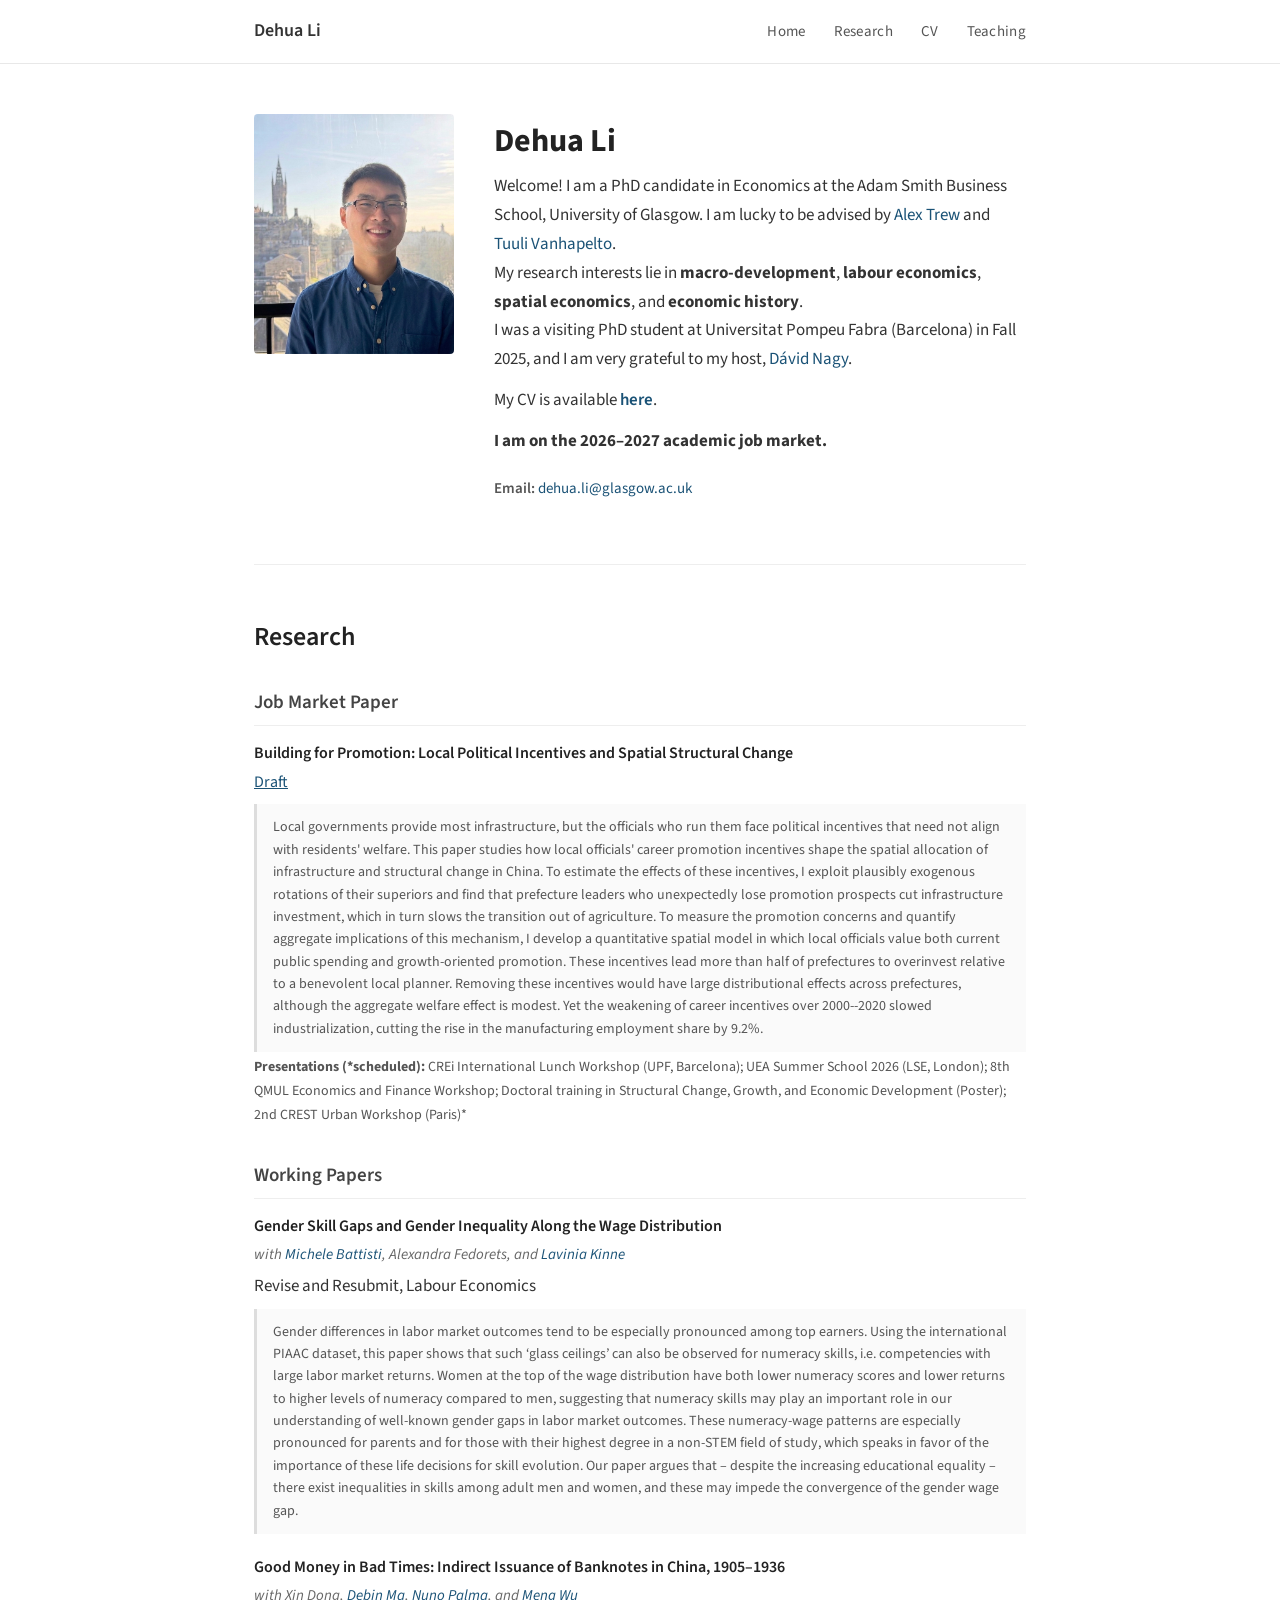
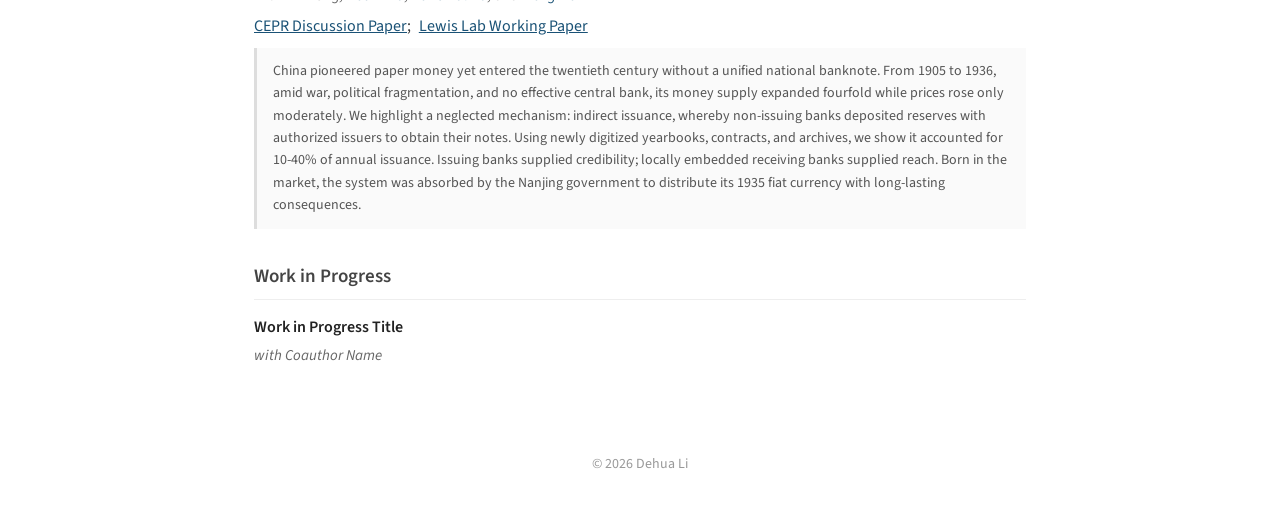
<file: index.html>
<!DOCTYPE html>
<html lang="en">
<head>
    <meta charset="UTF-8">
    <meta name="viewport" content="width=device-width, initial-scale=1.0">
    <title>Dehua Li | Economics PhD Candidate, University of Glasgow</title>
    <meta name="description" content="Dehua Li is a PhD candidate in Economics at the University of Glasgow. Research interests: macro-development, labour economics, quantitative spatial economics, and economic history.">
    <meta name="keywords" content="Dehua Li, economics, PhD, University of Glasgow, macro-development, labour economics, quantitative spatial economics, economic history">
    <link rel="canonical" href="https://dehua-li.github.io/">
    <link rel="stylesheet" href="style.css?v=6">
    <link rel="preconnect" href="https://fonts.googleapis.com">
    <link rel="preconnect" href="https://fonts.gstatic.com" crossorigin>
    <link href="https://fonts.googleapis.com/css2?family=Source+Sans+3:ital,wght@0,300;0,400;0,600;0,700;1,400&display=swap" rel="stylesheet">
</head>
<body>
    <header>
        <nav>
            <div class="nav-name"><a href="#home">Dehua Li</a></div>
            <div class="nav-links">
                <a href="#home">Home</a>
                <a href="research.html">Research</a>
                <a href="Dehua_CV.pdf" target="_blank" rel="noopener noreferrer">CV</a>
                <a href="teaching.html">Teaching</a>
            </div>
        </nav>
    </header>

    <main>
        <!-- About Section -->
        <section id="home" class="section">
            <div class="about-container">
                <div class="about-photo">
                    <img src="photo.jpg" alt="Dehua Li">
                </div>
                <div class="about-text">
                    <h1>Dehua Li</h1>
                    <!-- <p class="affiliation">PhD Candidate in Economics<br>University of Glasgow</p> -->
                    <p>
                        Welcome! I am a PhD candidate in Economics at the Adam Smith Business School, University of Glasgow.
                        I am lucky to be advised by <a href="https://www.alextrew.net/" target="_blank" rel="noopener noreferrer">Alex Trew</a> and  <a href="https://tuuli-v.github.io/" target="_blank" rel="noopener noreferrer">Tuuli Vanhapelto</a>.
                        <br>
                        My research interests lie in <strong>macro-development</strong>, <strong>labour economics</strong>,
                        <strong>spatial economics</strong>, and <strong>economic history</strong>.
                        <br>
                        I was a visiting PhD student at Universitat Pompeu Fabra (Barcelona) in Fall 2025, and I am very grateful to my host, <a href="https://sites.google.com/view/davidknagy" target="_blank" rel="noopener noreferrer">Dávid Nagy</a>.
                        <br>
                    </p>
                    <p>
                        My CV is available <a href="Dehua_CV.pdf" class="cv-link" target="_blank" rel="noopener noreferrer">here</a>.
                    </p>
                    <p>
                        <strong>I am on the 2026–2027 academic job market.</strong>
                    </p>
                    <div class="contact-info">
                        <p>
                            <span class="contact-label">Email:</span>
                            <a href="mailto:dehua.li@glasgow.ac.uk">dehua.li@glasgow.ac.uk</a>
                        </p>
                    </div>
                </div>
            </div>
        </section>

        <!-- Research Section -->
        <section id="research" class="section">
            <h2><a href="research.html">Research</a></h2>

            <div class="research-category">
                <h3>Job Market Paper</h3>
                <div class="paper">
                    <p class="paper-title">Building for Promotion: Local Political Incentives and Spatial Structural Change</p>
                     <p class="paper-links">
                        <a href="Dehua_JMP.pdf" target="_blank" rel="noopener noreferrer">Draft</a>
                    </p>
                    <p class="paper-abstract">
                        <span class="abstract-text">
                            Local governments provide most infrastructure, but the officials who run them face political incentives
that need not align with residents' welfare.
This paper studies how local officials' career promotion incentives shape the spatial allocation
of infrastructure and structural change in China. 
To estimate the effects of these incentives, I exploit plausibly exogenous rotations
of their superiors and find
that prefecture leaders who unexpectedly lose promotion prospects cut infrastructure investment, which in turn slows the
transition out of agriculture. To measure the promotion concerns and
quantify aggregate implications of this mechanism, 
I develop a quantitative spatial model in which local officials
value both current public spending and growth-oriented promotion. 
These incentives lead more than half of prefectures to overinvest relative to a benevolent local planner. 
Removing these incentives would have large distributional effects across prefectures, 
although the aggregate welfare effect is modest. 
Yet the weakening of career incentives over 2000--2020 slowed industrialization, cutting the rise 
in the manufacturing employment share by 9.2%.
                        </span>
                    </p>
                   
                    <p class="paper-presentations"><strong>Presentations (*scheduled):</strong> CREi International Lunch Workshop (UPF, Barcelona); UEA Summer School 2026 (LSE, London); 8th QMUL Economics and Finance Workshop;
                    Doctoral training in Structural Change, Growth, and Economic Development (Poster); 2nd CREST Urban Workshop (Paris)*
                    </p>
                </div>
            </div>

            <div class="research-category">
                <h3>Working Papers</h3>


                <div class="paper">                    
                    <p class="paper-title">Gender Skill Gaps and Gender Inequality Along the Wage Distribution</p>
                    <p class="paper-coauthors">with <a href="https://michelebattisti.wordpress.com/" target="_blank" rel="noopener noreferrer">Michele Battisti</a>, Alexandra Fedorets, and <a href="https://sites.google.com/view/laviniakinne" target="_blank" rel="noopener noreferrer">Lavinia Kinne</a></p>
                    <p class="paper-venue">Revise and Resubmit, Labour Economics</p>
                    <p class="paper-abstract">
                        <span class="abstract-text">
                            Gender differences in labor market outcomes tend to be especially pronounced among top earners. Using the international PIAAC dataset, this paper shows that such ‘glass ceilings’ can also be observed for numeracy skills, i.e. competencies with large labor market returns. Women at the top of the wage distribution have both lower numeracy scores and lower returns to higher levels of numeracy compared to men, suggesting that numeracy skills may play an important role in our understanding of well-known gender gaps in labor market outcomes. These numeracy-wage patterns are especially pronounced for parents and for those with their highest degree in a non-STEM field of study, which speaks in favor of the importance of these life decisions for skill evolution. Our paper argues that – despite the increasing educational equality – there exist inequalities in skills among adult men and women, and these may impede the convergence of the gender wage gap.
                        </span>
                    </p>
                </div>
                <div class="paper">
                    <p class="paper-title">Good Money in Bad Times: Indirect Issuance of Banknotes in China, 1905–1936</p>
                    <p class="paper-coauthors">with Xin Dong, <a href="https://www.econhistdbm.com/" target="_blank" rel="noopener noreferrer">Debin Ma</a>, <a href="https://sites.google.com/site/npgpalma/home?authuser=0" target="_blank" rel="noopener noreferrer">Nuno Palma</a>, and <a href="https://sites.google.com/view/economic-history-mengwu/home?authuser=0" target="_blank" rel="noopener noreferrer">Meng Wu</a></p>
                    <p class="paper-links">
                        <a href="https://cepr.org/publications/dp22222/DP22222.pdf" target="_blank" rel="noopener noreferrer">CEPR Discussion Paper</a>;
                        <a href="https://documents.manchester.ac.uk/display.aspx?DocID=81355" target="_blank" rel="noopener noreferrer">Lewis Lab Working Paper</a>
                    </p>
                     <p class="paper-abstract">
                        <span class="abstract-text">
            China pioneered paper money yet entered the twentieth century without a unified national banknote. 
            From 1905 to 1936, amid war, political fragmentation, and no effective central bank, its money supply expanded fourfold while prices rose only moderately. 
            We highlight a neglected mechanism: indirect issuance, whereby non-issuing banks deposited reserves with authorized issuers to obtain their notes. 
            Using newly digitized yearbooks, contracts, and archives, we show it accounted for 10-40% of annual issuance. 
            Issuing banks supplied credibility; locally embedded receiving banks supplied reach. 
            Born in the market, the system was absorbed by the Nanjing government to distribute its 1935 fiat currency with long-lasting consequences.                        </span>
                    </p>
                </div>

            </div>

            <div class="research-category">
                <h3>Work in Progress</h3>
                <div class="paper">
                    <p class="paper-title">Work in Progress Title</p>
                    <p class="paper-coauthors">with Coauthor Name</p>
                </div>
            </div>
        </section>

        <!-- CV Section -->
        <!-- <section id="cv" class="section">
            <h2>CV</h2>
            <p>
                Download my CV <a href="Dehua_Li_CV.pdf" class="cv-link" target="_blank" rel="noopener noreferrer">here (PDF)</a>.
            </p>
        </section> -->
    </main>

    <footer>
        <p>&copy; 2026 Dehua Li</p>
    </footer>
</body>
</html>
</file>
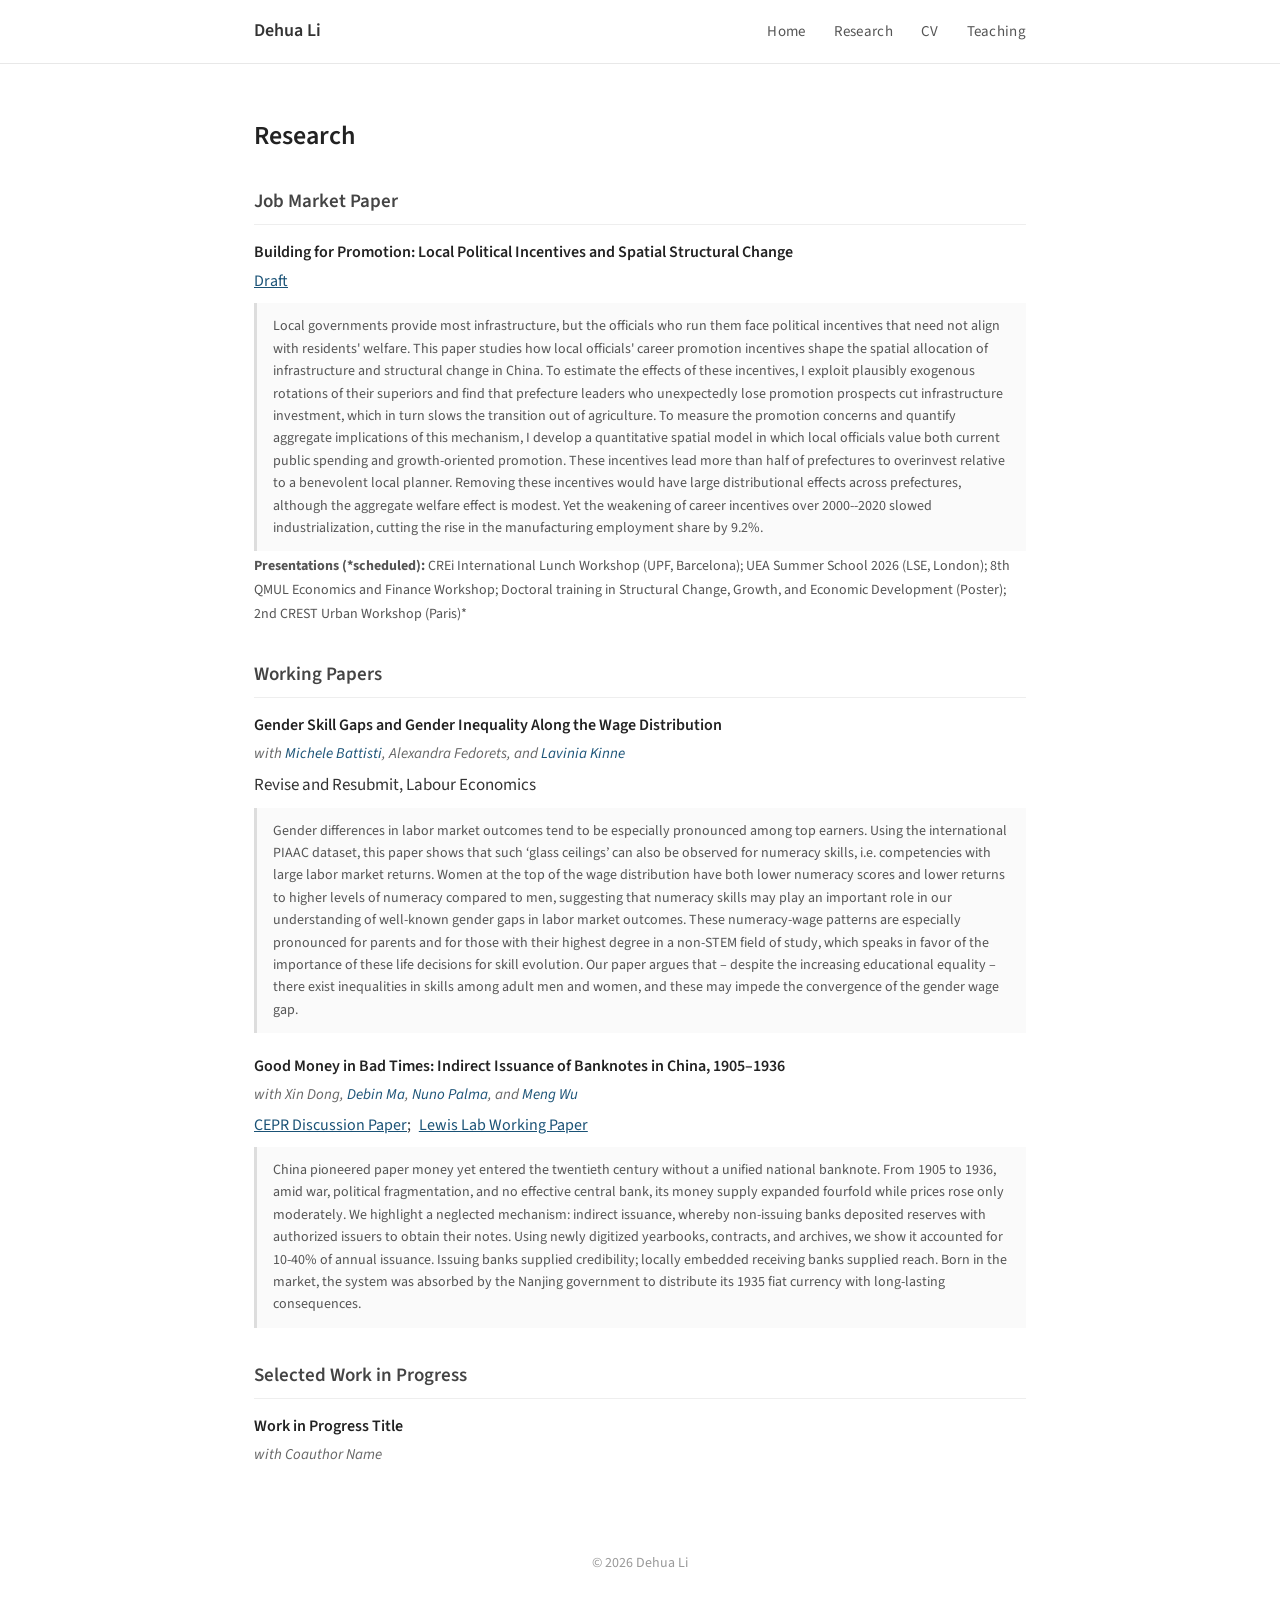
<file: research.html>
<!DOCTYPE html>
<html lang="en">
<head>
    <meta charset="UTF-8">
    <meta name="viewport" content="width=device-width, initial-scale=1.0">
    <title>Research - Dehua Li | University of Glasgow</title>
    <meta name="description" content="Research by Dehua Li, PhD candidate in Economics at the University of Glasgow: job market paper, working papers, and work in progress.">
    <link rel="canonical" href="https://dehua-li.github.io/research.html">
    <link rel="stylesheet" href="style.css?v=6">
    <link rel="preconnect" href="https://fonts.googleapis.com">
    <link rel="preconnect" href="https://fonts.gstatic.com" crossorigin>
    <link href="https://fonts.googleapis.com/css2?family=Source+Sans+3:ital,wght@0,300;0,400;0,600;0,700;1,400&display=swap" rel="stylesheet">
</head>
<body>
    <header>
        <nav>
            <div class="nav-name"><a href="index.html">Dehua Li</a></div>
            <div class="nav-links">
                <a href="index.html#home">Home</a>
                <a href="research.html">Research</a>
                <a href="Dehua_CV.pdf" target="_blank" rel="noopener noreferrer">CV</a>
                <a href="teaching.html">Teaching</a>
            </div>
        </nav>
    </header>

    <main>
        <section class="section">
            <h2>Research</h2>

            <div class="research-category">
                <h3>Job Market Paper</h3>
                <div class="paper">
                    <p class="paper-title">Building for Promotion: Local Political Incentives and Spatial Structural Change</p>
                     <p class="paper-links">
                        <a href="Dehua_JMP.pdf" target="_blank" rel="noopener noreferrer">Draft</a>
                    </p>
                    <p class="paper-abstract">
                        <span class="abstract-text">
                            Local governments provide most infrastructure, but the officials who run them face political incentives
that need not align with residents' welfare.
This paper studies how local officials' career promotion incentives shape the spatial allocation
of infrastructure and structural change in China. 
To estimate the effects of these incentives, I exploit plausibly exogenous rotations
of their superiors and find
that prefecture leaders who unexpectedly lose promotion prospects cut infrastructure investment, which in turn slows the
transition out of agriculture. To measure the promotion concerns and
quantify aggregate implications of this mechanism, 
I develop a quantitative spatial model in which local officials
value both current public spending and growth-oriented promotion. 
These incentives lead more than half
of prefectures to overinvest relative to a benevolent local planner. 
Removing these incentives would have large distributional effects across prefectures, 
although the aggregate welfare effect is modest. 
Yet the weakening of career incentives over 2000--2020 slowed industrialization, cutting the rise 
in the manufacturing employment share by 9.2%.
                        </span>
                    </p>
                   
                    <p class="paper-presentations"><strong>Presentations (*scheduled):</strong> CREi International Lunch Workshop (UPF, Barcelona); UEA Summer School 2026 (LSE, London); 8th QMUL Economics and Finance Workshop;
                    Doctoral training in Structural Change, Growth, and Economic Development (Poster); 2nd CREST Urban Workshop (Paris)*
                    </p>
                </div>
            </div>

            <div class="research-category">
                <h3>Working Papers</h3>


                <div class="paper">                    
                    <p class="paper-title">Gender Skill Gaps and Gender Inequality Along the Wage Distribution</p>
                    <p class="paper-coauthors">with <a href="https://michelebattisti.wordpress.com/" target="_blank" rel="noopener noreferrer">Michele Battisti</a>, Alexandra Fedorets, and <a href="https://sites.google.com/view/laviniakinne" target="_blank" rel="noopener noreferrer">Lavinia Kinne</a></p>
                    <p class="paper-venue">Revise and Resubmit, Labour Economics</p>
                    <p class="paper-abstract">
                        <span class="abstract-text">
                            Gender differences in labor market outcomes tend to be especially pronounced among top earners. Using the international PIAAC dataset, this paper shows that such ‘glass ceilings’ can also be observed for numeracy skills, i.e. competencies with large labor market returns. Women at the top of the wage distribution have both lower numeracy scores and lower returns to higher levels of numeracy compared to men, suggesting that numeracy skills may play an important role in our understanding of well-known gender gaps in labor market outcomes. These numeracy-wage patterns are especially pronounced for parents and for those with their highest degree in a non-STEM field of study, which speaks in favor of the importance of these life decisions for skill evolution. Our paper argues that – despite the increasing educational equality – there exist inequalities in skills among adult men and women, and these may impede the convergence of the gender wage gap.
                        </span>
                    </p>
                </div>
                <div class="paper">
                    <p class="paper-title">Good Money in Bad Times: Indirect Issuance of Banknotes in China, 1905–1936</p>
                    <p class="paper-coauthors">with Xin Dong, <a href="https://www.econhistdbm.com/" target="_blank" rel="noopener noreferrer">Debin Ma</a>, <a href="https://sites.google.com/site/npgpalma/home?authuser=0" target="_blank" rel="noopener noreferrer">Nuno Palma</a>, and <a href="https://sites.google.com/view/economic-history-mengwu/home?authuser=0" target="_blank" rel="noopener noreferrer">Meng Wu</a></p>
                    <p class="paper-links">
                        <a href="https://cepr.org/publications/dp22222/DP22222.pdf" target="_blank" rel="noopener noreferrer">CEPR Discussion Paper</a>;
                        <a href="https://documents.manchester.ac.uk/display.aspx?DocID=81355" target="_blank" rel="noopener noreferrer">Lewis Lab Working Paper</a>
                    </p>
                     <p class="paper-abstract">
                        <span class="abstract-text">
            China pioneered paper money yet entered the twentieth century without a unified national banknote. 
            From 1905 to 1936, amid war, political fragmentation, and no effective central bank, its money supply expanded fourfold while prices rose only moderately. 
            We highlight a neglected mechanism: indirect issuance, whereby non-issuing banks deposited reserves with authorized issuers to obtain their notes. 
            Using newly digitized yearbooks, contracts, and archives, we show it accounted for 10-40% of annual issuance. 
            Issuing banks supplied credibility; locally embedded receiving banks supplied reach. 
            Born in the market, the system was absorbed by the Nanjing government to distribute its 1935 fiat currency with long-lasting consequences.                        </span>
                        </span>
                    </p>
                </div>

            </div>

            <div class="research-category">
                <h3>Selected Work in Progress</h3>
                <div class="paper">
                    <p class="paper-title">Work in Progress Title</p>
                    <p class="paper-coauthors">with Coauthor Name</p>
                </div>
            </div>
        </section>
    </main>

    <footer>
        <p>&copy; 2026 Dehua Li</p>
    </footer>
</body>
</html>
</file>
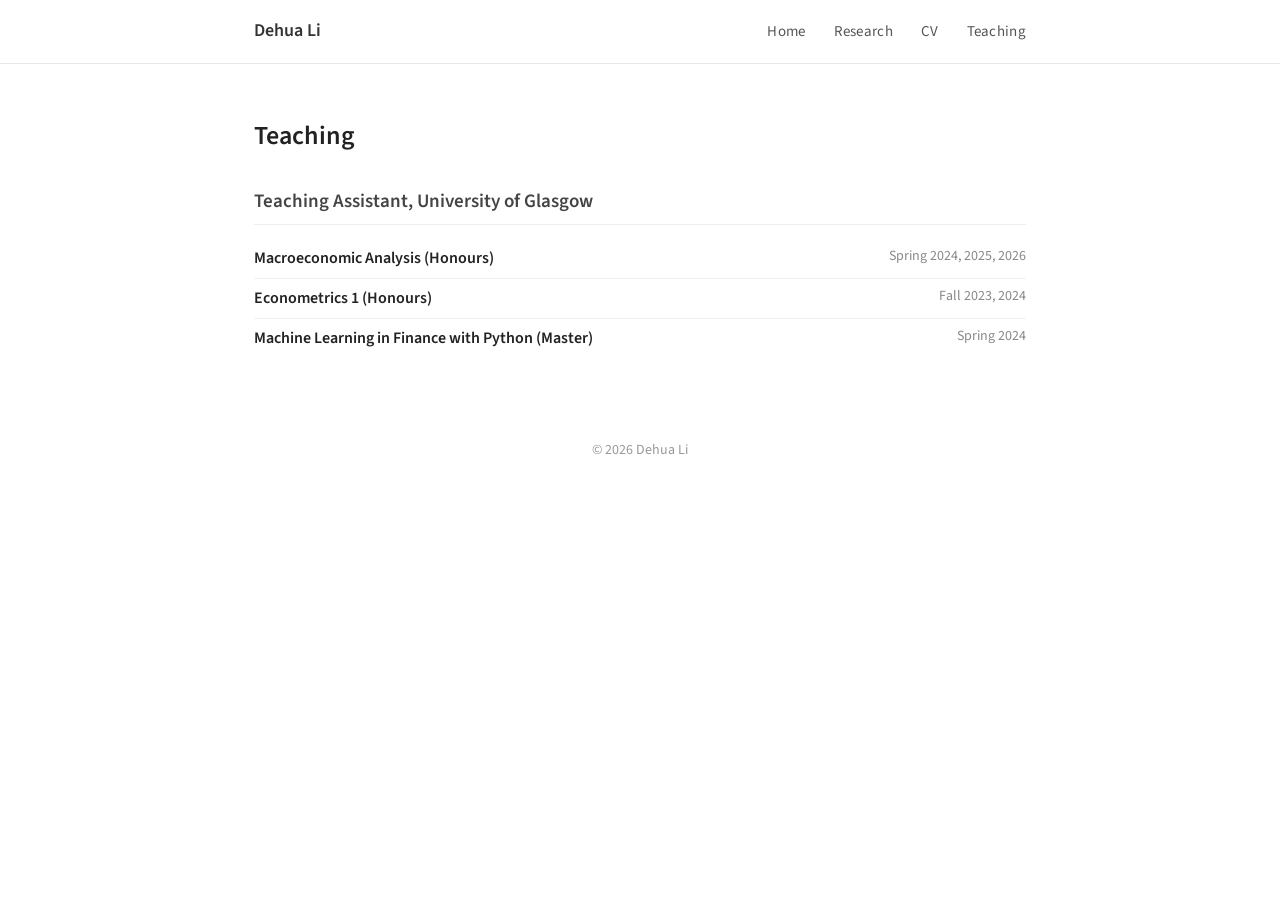
<file: teaching.html>
<!DOCTYPE html>
<html lang="en">
<head>
    <meta charset="UTF-8">
    <meta name="viewport" content="width=device-width, initial-scale=1.0">
    <title>Teaching - Dehua Li | University of Glasgow</title>
    <meta name="description" content="Teaching experience of Dehua Li at the University of Glasgow, including Macroeconomics Analysis, Econometrics, and Machine Learning in Finance.">
    <link rel="canonical" href="https://dehua-li.github.io/teaching.html">
    <link rel="stylesheet" href="style.css?v=6">
    <link rel="preconnect" href="https://fonts.googleapis.com">
    <link rel="preconnect" href="https://fonts.gstatic.com" crossorigin>
    <link href="https://fonts.googleapis.com/css2?family=Source+Sans+3:ital,wght@0,300;0,400;0,600;0,700;1,400&display=swap" rel="stylesheet">
</head>
<body>
    <header>
        <nav>
            <div class="nav-name"><a href="index.html">Dehua Li</a></div>
            <div class="nav-links">
                <a href="index.html#home">Home</a>
                <a href="research.html">Research</a>
                <a href="Dehua_CV.pdf" target="_blank" rel="noopener noreferrer">CV</a>
                <a href="teaching.html">Teaching</a>
            </div>
        </nav>
    </header>

    <main>
        <section class="section">
            <h2>Teaching</h2>

            <div class="teaching-category">
                <h3>Teaching Assistant, University of Glasgow</h3>
                <ul class="teaching-list">
                    <li>
                        <span class="course-name">Macroeconomic Analysis (Honours)</span>
                        <span class="course-term">Spring 2024, 2025, 2026</span>
                    </li>
                    <li>
                        <span class="course-name">Econometrics 1 (Honours)</span>
                        <span class="course-term">Fall 2023, 2024</span>
                    </li>
                    <li>
                        <span class="course-name">Machine Learning in Finance with Python (Master)</span>
                        <span class="course-term">Spring 2024</span>
                    </li>
                </ul>
            </div>
        </section>
    </main>

    <footer>
        <p>&copy; 2026 Dehua Li</p>
    </footer>
</body>
</html>
</file>
<file: style.css>
/* ===== Reset & Base ===== */
*, *::before, *::after {
    margin: 0;
    padding: 0;
    box-sizing: border-box;
}

html {
    scroll-behavior: smooth;
    scroll-padding-top: 70px;
}

body {
    font-family: 'Source Sans 3', 'Source Sans Pro', -apple-system, BlinkMacSystemFont, sans-serif;
    font-size: 17px;
    line-height: 1.7;
    color: #333;
    background: #fff;
}

a {
    color: #1a5276;
    text-decoration: none;
}

a:hover {
    color: #0d3b5a;
    text-decoration: underline;
}

/* ===== Navigation ===== */
header {
    position: sticky;
    top: 0;
    background: #fff;
    border-bottom: 1px solid #e8e8e8;
    z-index: 100;
}

nav {
    max-width: 820px;
    margin: 0 auto;
    padding: 16px 24px;
    display: flex;
    justify-content: space-between;
    align-items: center;
}

.nav-name a {
    font-size: 18px;
    font-weight: 600;
    color: #333;
    text-decoration: none;
}

.nav-links {
    display: flex;
    gap: 28px;
}

.nav-links a {
    font-size: 15px;
    color: #555;
    text-decoration: none;
    letter-spacing: 0.02em;
}

.nav-links a:hover {
    color: #1a5276;
    text-decoration: none;
}

/* ===== Main Content ===== */
main {
    max-width: 820px;
    margin: 0 auto;
    padding: 0 24px;
}

.section {
    padding: 50px 0;
    border-bottom: 1px solid #eee;
}

.section:last-child {
    border-bottom: none;
}

h2 {
    font-size: 26px;
    font-weight: 600;
    margin-bottom: 28px;
    color: #222;
}

h2 a {
    color: inherit;
}

/* ===== About Section ===== */
.about-container {
    display: flex;
    gap: 40px;
    align-items: flex-start;
}

.about-photo {
    flex-shrink: 0;
}

.about-photo img {
    width: 200px;
    height: 240px;
    object-fit: cover;
    border-radius: 4px;
    background: #f0f0f0;
}

.about-text h1 {
    font-size: 32px;
    font-weight: 700;
    margin-bottom: 4px;
    color: #222;
}

.affiliation {
    font-size: 17px;
    color: #666;
    margin-bottom: 18px;
    line-height: 1.5;
}

.about-text p {
    margin-bottom: 12px;
}

.contact-info {
    margin-top: 20px;
    font-size: 15px;
}

.contact-label {
    font-weight: 600;
    color: #555;
}

/* ===== Research Section ===== */
.research-category {
    margin-bottom: 32px;
}

.research-category:last-child {
    margin-bottom: 0;
}

h3 {
    font-size: 19px;
    font-weight: 600;
    color: #444;
    margin-bottom: 14px;
    padding-bottom: 6px;
    border-bottom: 1px solid #eee;
}

.paper {
    margin-bottom: 20px;
    padding-left: 0;
}

.paper:last-child {
    margin-bottom: 0;
}

.paper-title {
    font-weight: 600;
    font-size: 16px;
    color: #222;
    margin-bottom: 2px;
}

.paper-coauthors {
    font-size: 15px;
    color: #666;
    font-style: italic;
    margin-bottom: 4px;
}

.paper-abstract {
    font-size: 15px;
    margin-top: 8px;
    margin-bottom: 4px;
}

.abstract-text {
    display: block;
    margin-top: 0;
    font-size: 14px;
    color: #555;
    line-height: 1.6;
    padding: 12px 16px;
    background: #fafafa;
    border-left: 3px solid #ddd;
}

.paper-links {
    font-size: 16px;
}

.paper-presentations {
    font-size: 14px;
    color: #555;
    margin-top: 4px;
}

.paper-links a {
    text-decoration: underline;
}

.paper-links a + a {
    margin-left: 0.3em;
}

/* ===== Teaching Section ===== */
.teaching-category {
    margin-bottom: 32px;
}

.teaching-category:last-child {
    margin-bottom: 0;
}

.teaching-list {
    list-style: none;
    padding: 0;
}

.teaching-list li {
    padding: 6px 0;
    font-size: 16px;
    border-bottom: 1px solid #f0f0f0;
}

.teaching-list li:last-child {
    border-bottom: none;
}

.course-name {
    font-weight: 600;
    color: #222;
}

.course-role {
    color: #666;
    font-size: 15px;
}

.course-term {
    float: right;
    color: #888;
    font-size: 14px;
}

.course-eval {
    clear: both;
    font-size: 14px;
    color: #666;
    margin-top: 4px;
    font-style: italic;
}

/* ===== CV Section ===== */
.cv-link {
    font-weight: 600;
}

/* ===== Footer ===== */
footer {
    max-width: 820px;
    margin: 0 auto;
    padding: 30px 24px;
    text-align: center;
    font-size: 14px;
    color: #999;
}

/* ===== Responsive ===== */
@media (max-width: 640px) {
    body {
        font-size: 16px;
    }

    .about-container {
        flex-direction: column;
        align-items: center;
        text-align: center;
    }

    .about-photo img {
        width: 160px;
        height: 200px;
    }

    .about-text h1 {
        font-size: 26px;
    }

    nav {
        padding: 12px 16px;
    }

    .nav-links {
        gap: 18px;
    }

    .section {
        padding: 36px 0;
    }

    h2 {
        font-size: 22px;
    }
}
</file>
